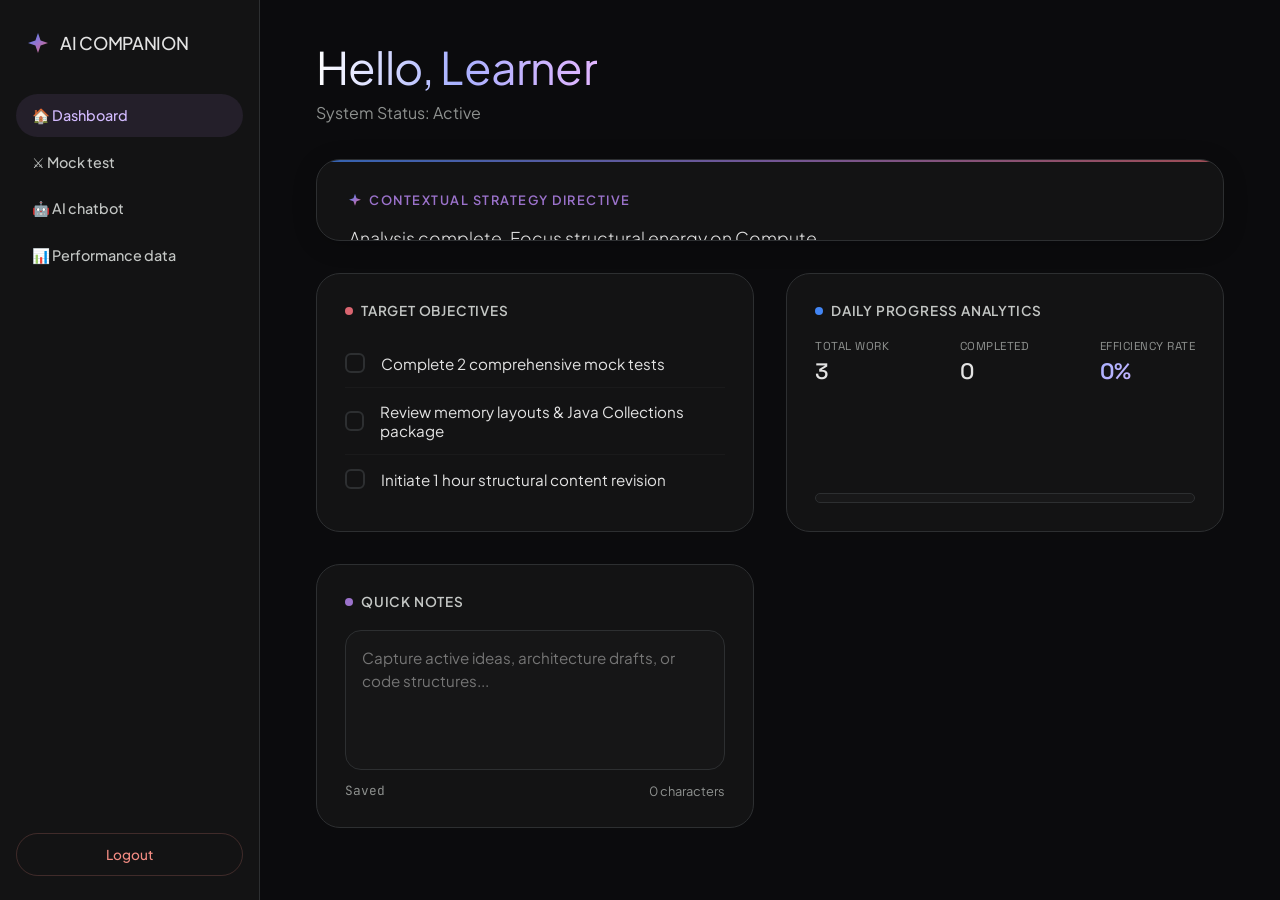
<file: templates/index.html>
<!DOCTYPE html>
<html lang="en">
<head>
<meta charset="UTF-8">
<meta name="viewport" content="width=device-width, initial-scale=1.0">
<title>Gemini Advanced | Neural Expressive Workspace</title>

<link href="https://fonts.googleapis.com/css2?family=Space+Grotesk:wght@400;500;600&family=Plus+Jakarta+Sans:wght@300;400;500;600;700&family=JetBrains+Mono&display=swap" rel="stylesheet">

<style>
:root {
    /* ── GEMINI OFFICIAL SPECTRUM ── */
    --gemini-blue: #4285f4;
    --gemini-purple: #9b72cb;
    --gemini-pink: #d96570;
    --gemini-live-green: #34a853;
    
    /* ── GOOGLE OBSIDIAN DEEP LAYOUT ── */
    --bg-main: #0b0b0d;         
    --bg-surface: #131314;      
    --bg-card: #1e1f20;         
    
    /* ── TEXT & BORDERS ── */
    --text-primary: #e3e3e3;
    --text-secondary: #c4c7c5;
    --text-muted: #8e918f;
    --border-subtle: #2d2f31;
}

* { margin: 0; padding: 0; box-sizing: border-box; }

body {
    background-color: var(--bg-main);
    color: var(--text-primary);
    font-family: 'Plus Jakarta Sans', sans-serif;
    height: 100vh;
    display: flex;
    overflow: hidden;
}

/* ── SIDEBAR SYSTEM ── */
.sidebar {
    width: 260px;
    background-color: var(--bg-surface);
    border-right: 1px solid var(--border-subtle);
    padding: 24px 16px;
    display: flex;
    flex-direction: column;
    justify-content: space-between;
    z-index: 10;
    flex-shrink: 0;
}

.brand-wrapper {
    display: flex;
    align-items: center;
    gap: 12px;
    padding: 8px 12px;
}

.gemini-star {
    width: 20px;
    height: 20px;
    background: linear-gradient(135deg, var(--gemini-blue), var(--gemini-purple), var(--gemini-pink));
    clip-path: polygon(50% 0%, 63% 37%, 100% 50%, 63% 63%, 50% 100%, 37% 63%, 0% 50%, 37% 37%);
    animation: gentleRotate 8s infinite linear;
}

@keyframes gentleRotate {
    0% { transform: scale(1) rotate(0deg); }
    50% { transform: scale(1.05) rotate(180deg); }
    100% { transform: scale(1) rotate(360deg); }
}

.brand-title {
    font-size: 1.1rem;
    font-weight: 500;
    letter-spacing: -0.3px;
    color: var(--text-primary);
}

.nav-group {
    display: flex;
    flex-direction: column;
    gap: 4px;
    margin-top: 32px;
    flex-grow: 1;
}

.nav-item {
    display: flex;
    align-items: center;
    padding: 12px 16px;
    color: var(--text-secondary);
    text-decoration: none;
    font-size: 0.9rem;
    font-weight: 500;
    border-radius: 100px;
    transition: background 0.2s, color 0.2s;
}

.nav-item:hover {
    background-color: rgba(255, 255, 255, 0.04);
    color: var(--text-primary);
}

.nav-item.active {
    background-color: rgba(155, 114, 193, 0.12);
    color: #d3bbff;
}

.logout-btn {
    padding: 12px 16px;
    color: #f28b82;
    text-decoration: none;
    font-size: 0.85rem;
    font-weight: 500;
    border-radius: 100px;
    transition: background 0.2s;
    text-align: center;
    border: 1px solid rgba(242, 139, 130, 0.2);
    cursor: pointer;
}

.logout-btn:hover {
    background-color: rgba(242, 139, 130, 0.08);
}

/* ── MAIN CONTAINER LAYOUT ── */
.workspace-container {
    flex-grow: 1;
    padding: 40px 56px;
    overflow-y: auto;
    position: relative;
    display: flex;
    flex-direction: column;
}

.workspace-header {
    margin-bottom: 36px;
    display: flex;
    justify-content: space-between;
    align-items: flex-start;
}

.workspace-header h1 {
    font-size: 2.8rem;
    font-weight: 400;
    letter-spacing: -0.8px;
    line-height: 1.2;
    background: linear-gradient(90deg, #ffffff, #a8b1ff, #e2b6ff);
    -webkit-background-clip: text;
    -webkit-text-fill-color: transparent;
}

.workspace-header p {
    font-size: 1rem;
    color: var(--text-muted);
    margin-top: 8px;
}

/* ── DYNAMIC GENERATIVE FIELD ── */
.ai-stream-panel {
    background-color: var(--bg-surface);
    border: 1px solid var(--border-subtle);
    border-radius: 24px;
    padding: 32px;
    margin-bottom: 32px;
    position: relative;
    overflow: hidden;
    box-shadow: 0 4px 24px rgba(0, 0, 0, 0.2);
}

.ai-stream-panel::before {
    content: '';
    position: absolute;
    top: 0; left: 0; right: 0;
    height: 2px;
    background: linear-gradient(90deg, var(--gemini-blue), var(--gemini-purple), var(--gemini-pink));
    opacity: 0.7;
}

.stream-title {
    font-size: 0.8rem;
    color: #9b72cb;
    text-transform: uppercase;
    letter-spacing: 1.5px;
    font-weight: 600;
    margin-bottom: 16px;
    display: flex;
    align-items: center;
    gap: 8px;
}

.stream-output {
    font-size: 1.1rem;
    line-height: 1.6;
    color: var(--text-primary);
    font-weight: 300;
    min-height: 52px;
}

/* ── SYSTEM MATRIX SECTION GRID ── */
.content-grid {
    display: grid;
    grid-template-columns: repeat(2, 1fr);
    gap: 32px;
    margin-bottom: 32px;
}

.workspace-card {
    background-color: var(--bg-surface);
    border: 1px solid var(--border-subtle);
    border-radius: 24px;
    padding: 28px;
    display: flex;
    flex-direction: column;
    transition: border-color 0.3s, box-shadow 0.3s;
}

.workspace-card:hover {
    border-color: rgba(155, 114, 193, 0.25);
    box-shadow: 0 8px 32px rgba(0, 0, 0, 0.3);
}

.card-heading {
    font-size: 0.85rem;
    font-weight: 600;
    color: var(--text-secondary);
    letter-spacing: 0.8px;
    margin-bottom: 20px;
    text-transform: uppercase;
    display: flex;
    align-items: center;
    gap: 8px;
}

/* Core Checkbox Rows */
.task-row {
    display: flex;
    align-items: center;
    gap: 16px;
    padding: 14px 0;
    border-bottom: 1px solid rgba(255, 255, 255, 0.03);
}
.task-row:last-child { border-bottom: none; }

.task-row input[type="checkbox"] {
    appearance: none;
    width: 20px;
    height: 20px;
    border: 2px solid var(--border-subtle);
    border-radius: 6px;
    outline: none;
    cursor: pointer;
    position: relative;
    transition: all 0.2s;
}

.task-row input[type="checkbox"]:checked {
    background-color: var(--gemini-blue);
    border-color: var(--gemini-blue);
    box-shadow: 0 0 8px rgba(66, 133, 244, 0.4);
}

.task-row input[type="checkbox"]:checked::after {
    content: '✓';
    position: absolute;
    color: white;
    font-size: 0.8rem;
    top: 50%; left: 50%;
    transform: translate(-50%, -50%);
}

.task-text { 
    font-size: 0.95rem; 
    color: var(--text-primary); 
    transition: color 0.2s;
}

.task-row input[type="checkbox"]:checked ~ .task-text {
    color: var(--text-muted);
    text-decoration: line-through rgba(255, 255, 255, 0.15);
}

/* ── FEATURE 1: PROGRESS TRACKER UNIQUE MODULES ── */
.analytics-metrics {
    display: flex;
    justify-content: space-between;
    margin-bottom: 18px;
    font-family: 'Space Grotesk', sans-serif;
    gap: 12px;
}

.metric-item {
    display: flex;
    flex-direction: column;
    gap: 4px;
}

.metric-lbl {
    font-size: 0.72rem;
    text-transform: uppercase;
    color: var(--text-muted);
    letter-spacing: 0.5px;
}

.metric-val {
    font-size: 1.4rem;
    font-weight: 500;
    color: var(--text-primary);
}

#progressPercentage {
    background: linear-gradient(135deg, #a8b1ff, #e2b6ff);
    -webkit-background-clip: text;
    -webkit-text-fill-color: transparent;
    font-weight: 600;
}

.progress-track-wrapper {
    background: rgba(255, 255, 255, 0.02);
    border-radius: 100px;
    height: 10px;
    width: 100%;
    overflow: hidden;
    border: 1px solid var(--border-subtle);
    margin-top: auto;
}

.progress-track-fill {
    height: 100%;
    width: 0%;
    background: linear-gradient(90deg, var(--gemini-blue), var(--gemini-purple), var(--gemini-pink));
    border-radius: 100px;
    transition: width 0.6s cubic-bezier(0.4, 0, 0.2, 1);
}

/* ── FEATURE 4: QUICK NOTES UNIQUE MODULES ── */
.notes-container {
    display: flex;
    flex-direction: column;
    flex-grow: 1;
    gap: 12px;
}

.notes-textarea {
    width: 100%;
    min-height: 140px;
    flex-grow: 1;
    background-color: rgba(255, 255, 255, 0.01);
    border: 1px solid var(--border-subtle);
    border-radius: 16px;
    padding: 16px;
    color: var(--text-primary);
    font-family: inherit;
    font-size: 0.95rem;
    line-height: 1.5;
    resize: none;
    outline: none;
    transition: border-color 0.3s, box-shadow 0.3s;
}

.notes-textarea:focus {
    border-color: var(--gemini-purple);
    box-shadow: 0 0 16px rgba(155, 114, 203, 0.15);
    background-color: rgba(255, 255, 255, 0.02);
}

.notes-footer {
    display: flex;
    justify-content: space-between;
    align-items: center;
    font-size: 0.8rem;
    color: var(--text-muted);
}

.save-status {
    font-family: 'JetBrains Mono', monospace;
    display: flex;
    align-items: center;
    gap: 6px;
    transition: color 0.3s;
}

.save-status.saving { color: var(--gemini-pink); }
.save-status.saved { color: var(--gemini-live-green); }

/* ── RESPONSIVE ADAPTATIONS & MOBILE NAVIGATION SYSTEM ── */
@media(max-width: 1050px) {
    body {
        flex-direction: column;
        overflow-x: hidden;
    }

    .sidebar {
        width: 100%;
        height: auto;
        padding: 16px 24px;
        border-right: none;
        border-bottom: 1px solid var(--border-subtle);
        flex-direction: row;
        align-items: center;
    }

    .nav-group {
        flex-direction: row;
        margin-top: 0;
        gap: 8px;
        flex-grow: 0;
        overflow-x: auto;
        padding-bottom: 4px;
        /* Hide scrollbars */
        -ms-overflow-style: none;
        scrollbar-width: none;
    }
    
    .nav-group::-webkit-scrollbar {
        display: none;
    }

    .nav-item {
        padding: 8px 16px;
        white-space: nowrap;
        font-size: 0.85rem;
    }

    .logout-btn {
        display: inline-block; /* Changed from none to show on tablets */
        padding: 8px 16px;
        font-size: 0.85rem;
        white-space: nowrap;
    }

    .workspace-container {
        padding: 24px;
    }

    .content-grid {
        grid-template-columns: 1fr;
        gap: 24px;
    }
}

@media(max-width: 680px) {
    .sidebar {
        flex-direction: column;
        gap: 16px;
        align-items: flex-start;
        padding: 16px;
    }

    .top-structure {
        display: flex;
        flex-direction: column;
        gap: 12px;
        width: 100%;
    }

    .nav-group {
        width: 100%;
        justify-content: flex-start;
    }

    .logout-btn {
        display: block;
        width: 100%; /* Spans full width on mobile view for easy interaction */
        padding: 10px 16px;
    }

    .workspace-container {
        padding: 16px;
    }

    .workspace-header h1 {
        font-size: 2.2rem;
    }

    .ai-stream-panel {
        padding: 20px;
    }

    .stream-output {
        font-size: 1rem;
    }
}
</style>
</head>
<body>

    <nav class="sidebar">
        <div class="top-structure">
            <div class="brand-wrapper">
                <div class="gemini-star"></div>
                <div class="brand-title">AI COMPANION</div>
            </div>
            
            <div class="nav-group">
                <a href="#" class="nav-item active">🏠 Dashboard</a>
                <a href="/mocktest" class="nav-item">⚔ Mock test</a>
                <a href="/mentor" class="nav-item">🤖 AI chatbot</a>
                <a href="/performance" class="nav-item">📊 Performance data</a>
            </div>
        </div>

        <div onclick="logoutUser()" class="logout-btn">Logout</div>
    </nav>

    <main class="workspace-container">
        
        <header class="workspace-header">
            <div>
                <h1 id="greeting">Hello, Learner</h1>
                <p id="systemPulse">System Status: Active</p>
            </div>
        </header>

        <section class="ai-stream-panel">
            <div class="stream-title">
                <span class="gemini-star" style="width:12px; height:12px; animation-duration:4s;"></span>
                Contextual Strategy Directive
            </div>
            <div class="stream-output" id="aiInsight"></div>
        </section>

        <section class="content-grid">
            
            <div class="workspace-card">
                <div class="card-heading">
                    <span style="width: 8px; height: 8px; border-radius: 50%; background-color: var(--gemini-pink);"></span>
                    Target Objectives
                </div>
                
                <div class="task-row">
                    <input type="checkbox" class="goal" id="g1">
                    <span class="task-text">Complete 2 comprehensive mock tests</span>
                </div>
                <div class="task-row">
                    <input type="checkbox" class="goal" id="g2">
                    <span class="task-text">Review memory layouts & Java Collections package</span>
                </div>
                <div class="task-row">
                    <input type="checkbox" class="goal" id="g3">
                    <span class="task-text">Initiate 1 hour structural content revision</span>
                </div>
            </div>

            <div class="workspace-card">
                <div class="card-heading">
                    <span style="width: 8px; height: 8px; border-radius: 50%; background-color: var(--gemini-blue);"></span>
                    Daily Progress Analytics
                </div>
                <div class="analytics-metrics">
                    <div class="metric-item">
                        <span class="metric-lbl">Total Work</span>
                        <span class="metric-val" id="totalTasks">3</span>
                    </div>
                    <div class="metric-item">
                        <span class="metric-lbl">Completed</span>
                        <span class="metric-val" id="completedTasks">0</span>
                    </div>
                    <div class="metric-item">
                        <span class="metric-lbl">Efficiency Rate</span>
                        <span class="metric-val" id="progressPercentage">0%</span>
                    </div>
                </div>
                <div class="progress-track-wrapper">
                    <div class="progress-track-fill" id="progressBar"></div>
                </div>
            </div>

            <div class="workspace-card" style="grid-column: span 1;">
                <div class="card-heading">
                    <span style="width: 8px; height: 8px; border-radius: 50%; background-color: var(--gemini-purple);"></span>
                    Quick Notes
                </div>
                <div class="notes-container">
                    <textarea class="notes-textarea" id="quickNotesInput" placeholder="Capture active ideas, architecture drafts, or code structures..."></textarea>
                    <div class="notes-footer">
                        <span class="save-status" id="saveStatus">Saved</span>
                        <span class="char-count" id="charCounter">0 characters</span>
                    </div>
                </div>
            </div>

        </section>

    </main>

<script>
function logoutUser() {
    window.location.href = "/logout";
}

// ── STATE VARIABLES & CONFIGS ──
let typewriterTimer = null;
let saveDebounceTimeout = null;
let currentLoadedCount = -1; 

// Structured recommendations map linked to completion numbers
const recommendationsMap = {
    0: "Analysis complete. Focus structural energy on Computer Networks and routing structures today. Recent diagnostic metrics indicate sub-optimal retention rates within complex data protocols.",
    1: "Dynamic change processed. Initial momentum registered. Prioritize the review of your Database Management System (DBMS) architecture blocks before attempting deep-level simulation models.",
    2: "Excellent progress matrix observed. Memory nodes show high optimization levels. Proceed directly with deep validation patterns across your advanced Java Utility layouts.",
    3: "Complete architectural integration reached. All targeted daily benchmarks have been parsed cleanly. Ready for complex system deployments or active runtime optimizations."
};

// ── UNIQUE LOGIC 5: EXTENDED TYPEWRITER ENGINE ──
function triggerAIInsightUpdate(completedCount) {
    const outputElement = document.getElementById("aiInsight");
    if (!outputElement) return;
    
    const rawTargetText = recommendationsMap[completedCount] || recommendationsMap[0];
    
    if (typewriterTimer) {
        clearInterval(typewriterTimer);
    }
    
    outputElement.textContent = "";
    let localIndex = 0;
    
    typewriterTimer = setInterval(() => {
        if (localIndex < rawTargetText.length) {
            outputElement.textContent += rawTargetText.charAt(localIndex);
            localIndex++;
        } else {
            clearInterval(typewriterTimer);
            typewriterTimer = null;
        }
    }, 20);
}

// ── UNIQUE LOGIC 1: TRACKER ENGINE ──
function recalculateDashboardState() {
    const checkboxes = document.querySelectorAll(".goal");
    const total = checkboxes.length;
    let completed = 0;
    
    checkboxes.forEach((box) => {
        if (box.checked) completed++;
    });
    
    const percentage = total > 0 ? Math.round((completed / total) * 100) : 0;
    
    // UI assignments for Metrics Engine
    document.getElementById("totalTasks").textContent = total;
    document.getElementById("completedTasks").textContent = completed;
    document.getElementById("progressPercentage").textContent = `${percentage}%`;
    document.getElementById("progressBar").style.width = `${percentage}%`;
    
    // Check if configuration counts changed to safely trigger typewriter engine
    if (currentLoadedCount !== completed) {
        currentLoadedCount = completed;
        triggerAIInsightUpdate(completed);
    }
}

// ── UNIQUE LOGIC 4: STICKY NOTES ENGINE WITH STORAGE ──
function initializeNotesEngine() {
    const textSpace = document.getElementById("quickNotesInput");
    const counter = document.getElementById("charCounter");
    const indicator = document.getElementById("saveStatus");
    
    if (!textSpace) return;
    
    const preservedNotes = localStorage.getItem("workspace_quick_notes") || "";
    textSpace.value = preservedNotes;
    counter.textContent = `${preservedNotes.length} character${preservedNotes.length === 1 ? '' : 's'}`;
    
    textSpace.addEventListener("input", (e) => {
        const length = e.target.value.length;
        counter.textContent = `${length} character${length === 1 ? '' : 's'}`;
        
        indicator.textContent = "Saving...";
        indicator.className = "save-status saving";
        
        clearTimeout(saveDebounceTimeout);
        saveDebounceTimeout = setTimeout(() => {
            localStorage.setItem("workspace_quick_notes", e.target.value);
            indicator.textContent = "Saved";
            indicator.className = "save-status saved";
        }, 600);
    });
}

// ── DOM SYSTEM INITIALIZATION ──
window.addEventListener("DOMContentLoaded", () => {
    // Phase 1: Initialize persistent input configurations
    document.querySelectorAll(".goal").forEach((box) => {
        box.checked = localStorage.getItem(box.id) === "true";
        
        box.onchange = () => {
            localStorage.setItem(box.id, box.checked);
            recalculateDashboardState();
        };
    });
    
    // Phase 2: Instantiate structural layout features
    initializeNotesEngine();
    recalculateDashboardState();
});
</script>
</body>
</html>
</file>
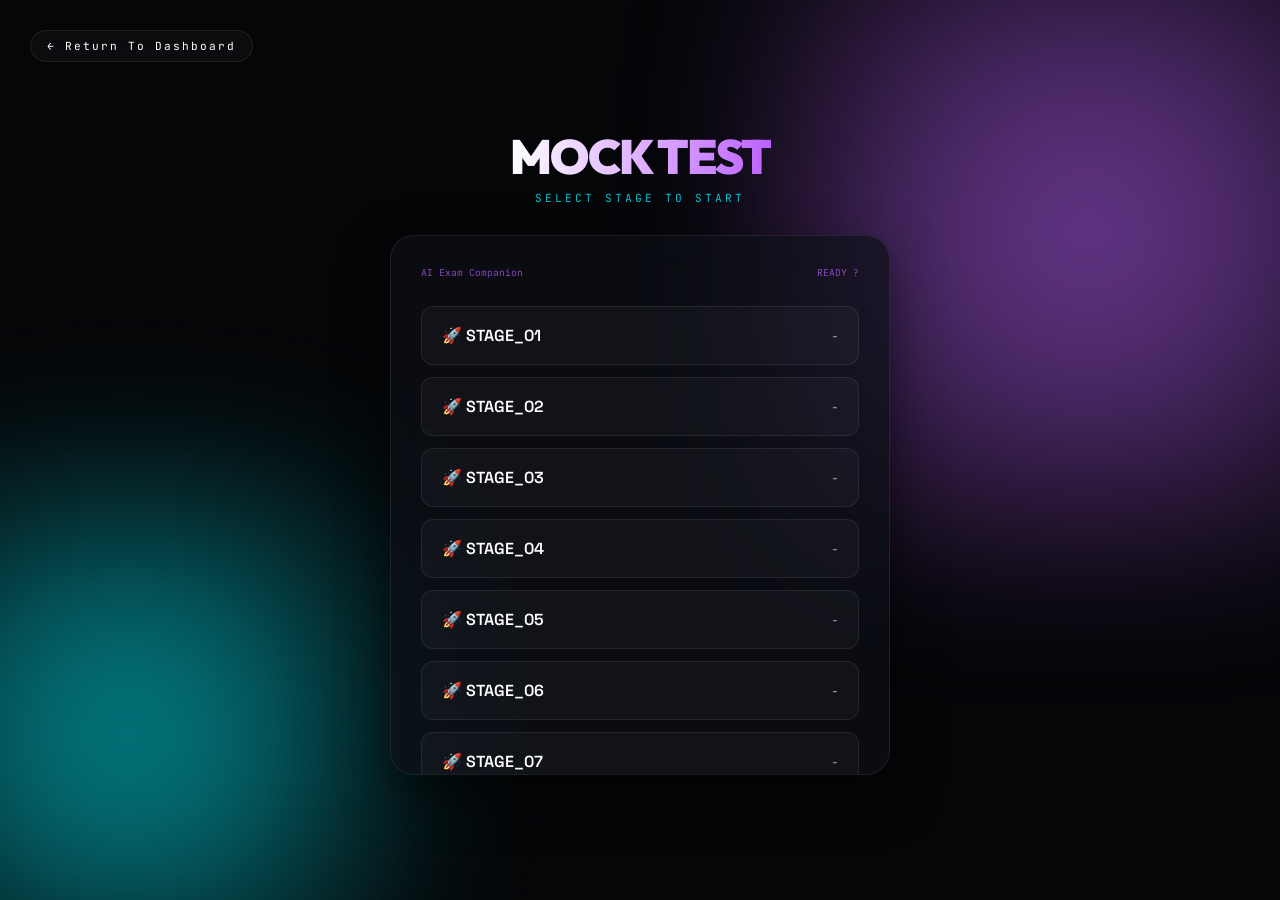
<file: templates/mocktest.html>
<!DOCTYPE html>
<html lang="en">
<head>
  <meta charset="UTF-8">
  <meta name="viewport" content="width=device-width, initial-scale=1.0, maximum-scale=1.0, user-scalable=no">
  <title>Mock Test - Stages | Nexus Terminal</title>

  <link href="https://fonts.googleapis.com/css2?family=Space+Grotesk:wght@300;500;700&family=Outfit:wght@100;400;600;900&family=JetBrains+Mono&display=swap" rel="stylesheet">

  <style>
    :root {
      --primary: #bc61ff;
      --accent: #00f2ff;
      --bg-main: #050608;
      --glass: rgba(13, 16, 23, 0.7);
      --border: rgba(255, 255, 255, 0.08);
    }

    * { margin: 0; padding: 0; box-sizing: border-box; -webkit-tap-highlight-color: transparent; }

    body {
      background: var(--bg-main);
      color: #fff;
      font-family: 'Outfit', sans-serif;
      min-height: 100vh;
      display: flex;
      flex-direction: column;
      justify-content: center;
      align-items: center;
      overflow: hidden;
      padding: 20px;
    }

    /* Ambient Background System */
    .ambient-bg { position: fixed; inset: 0; z-index: 0; overflow: hidden; }
    .ambient-glow-1, .ambient-glow-2 { position: absolute; filter: blur(80px); opacity: 0.6; }
    .ambient-glow-1 { top: -10%; right: -10%; width: 50vw; height: 50vw; background: radial-gradient(circle, var(--primary), transparent); animation: float 20s infinite alternate; }
    .ambient-glow-2 { bottom: -10%; left: -10%; width: 40vw; height: 40vw; background: radial-gradient(circle, var(--accent), transparent); animation: float 25s infinite alternate-reverse; }

    @keyframes float { 0% { transform: scale(1); } 100% { transform: scale(1.2); } }

    /* UI Components */
    .back-arrow {
      position: fixed; top: 30px; left: 30px; font-family: 'JetBrains Mono'; font-size: 0.7rem; color: #fff; cursor: pointer; z-index: 100; padding: 8px 16px; border: 1px solid var(--border); border-radius: 100px; background: rgba(255,255,255,0.03); backdrop-filter: blur(10px); letter-spacing: 2px;
    }

    h1 { font-size: 3rem; font-weight: 900; letter-spacing: -2px; text-transform: uppercase; background: linear-gradient(to right, #fff, var(--primary)); -webkit-background-clip: text; -webkit-text-fill-color: transparent; z-index: 5; margin-bottom: 5px; text-align: center; }
    .caption { font-family: 'JetBrains Mono'; font-size: 0.7rem; color: var(--accent); letter-spacing: 3px; margin-bottom: 30px; opacity: 0.8; z-index: 5; }

    .container {
      width: 100%;
      max-width: 500px;
      max-height: 60vh;
      background: var(--glass);
      backdrop-filter: blur(20px);
      border: 1px solid var(--border);
      border-radius: 24px;
      padding: 30px;
      display: flex;
      flex-direction: column;
      gap: 12px;
      overflow-y: auto;
      z-index: 5;
      box-shadow: 0 20px 50px rgba(0,0,0,0.5);
    }

    .terminal-header { font-family: 'JetBrains Mono'; font-size: 0.6rem; color: var(--primary); display: flex; justify-content: space-between; margin-bottom: 15px; opacity: 0.7; }

    .stage-box {
      width: 100%;
      padding: 18px 20px;
      background: rgba(255,255,255,0.03);
      border: 1px solid var(--border);
      border-radius: 12px;
      cursor: pointer;
      font-family: 'Space Grotesk', sans-serif;
      font-weight: 600;
      transition: all 0.3s ease;
      display: flex;
      justify-content: space-between;
      align-items: center;
    }

    .stage-box:hover {
      background: rgba(188, 97, 255, 0.15);
      border-color: var(--primary);
      transform: scale(1.02);
    }

    /* Scrollbar */
    .container::-webkit-scrollbar { width: 4px; }
    .container::-webkit-scrollbar-thumb { background: var(--primary); border-radius: 10px; }

    @media(max-width: 768px) {
      h1 { font-size: 2rem; }
      .container { max-height: 70vh; padding: 20px; }
      .back-arrow { top: 15px; left: 15px; }
    }
  </style>
</head>
<body>

  <div class="ambient-bg">
    <div class="ambient-glow-1"></div>
    <div class="ambient-glow-2"></div>
  </div>

  <div class="back-arrow" onclick="history.back()">← Return To Dashboard</div>

  <h1>MOCK TEST</h1>
  <div class="caption">SELECT STAGE TO START</div>

  <div class="container">
    <div class="terminal-header">
      <span>AI Exam Companion</span>
      <span>READY ?</span>
    </div>
    
    <!-- Iterative Stage Generation -->
    <script>
      for(let i = 1; i <= 10; i++) {
        const stage = i.toString().padStart(2, '0');
        document.write(`
          <div class="stage-box" onclick="location.href='/mocktest/stage/${i}'">
            <span>🚀 STAGE_${stage}</span>
            <small style="opacity:0.5">-</small>
          </div>
        `);
      }
    </script>
  </div>

</body>
</html>
</file>
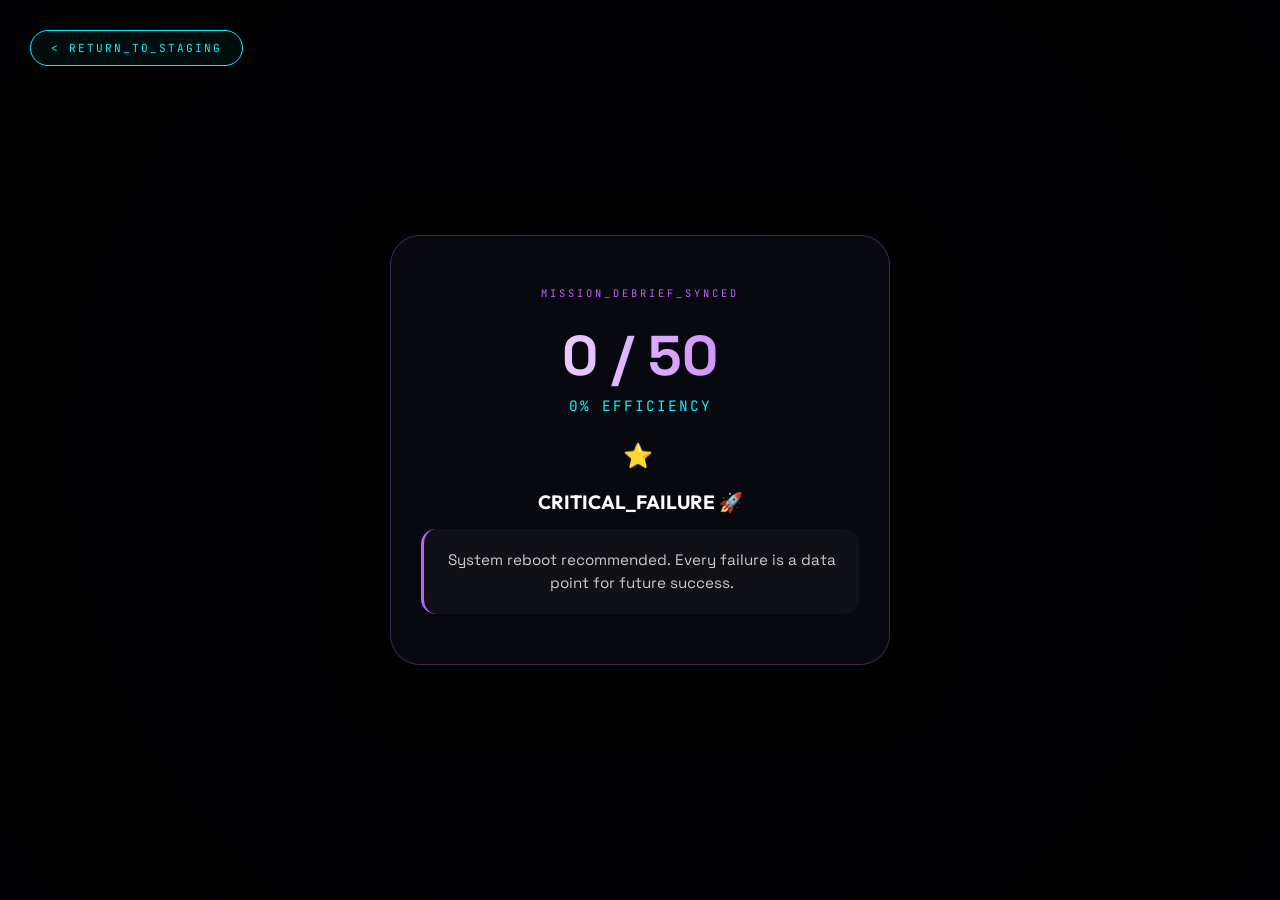
<file: templates/mocktest_result.html>
<!DOCTYPE html>
<html lang="en">
<head>
<meta charset="UTF-8">
<meta name="viewport" content="width=device-width, initial-scale=1.0">
<title>Mission Debrief | Nexus Terminal</title>

<link href="https://fonts.googleapis.com/css2?family=Space+Grotesk:wght@300;500;700&family=Outfit:wght@100;400;600;900&family=JetBrains+Mono&display=swap" rel="stylesheet">

<style>
:root {
    --primary: #bc61ff;
    --accent: #00f2ff;
    --primary-glow: rgba(188, 97, 255, 0.4);
    --bg-dark: #010103;
    --glass: rgba(10, 10, 18, 0.85);
    --border: rgba(188, 97, 255, 0.3);
}

* { margin: 0; padding: 0; box-sizing: border-box; }

body {
    background: var(--bg-dark);
    color: #fff;
    font-family: 'Outfit', sans-serif;
    min-height: 100vh;
    width: 100%;
    display: flex;
    justify-content: center;
    align-items: center;
    position: relative;
    padding: 20px;
}

/* --- NEURAL ENGINE BACKGROUND --- */
.video-container {
    position: fixed;
    inset: 0;
    z-index: -2;
    overflow: hidden;
}

video {
    width: 100%;
    height: 100%;
    object-fit: cover;
    filter: brightness(0.2) saturate(1.5) contrast(1.2);
}

.video-mask {
    position: absolute;
    inset: 0;
    background: radial-gradient(circle at center, transparent 0%, var(--bg-dark) 95%);
    z-index: -1;
}

/* --- NAVIGATION --- */
.back-arrow {
    position: absolute;
    top: 30px;
    left: 30px;
    font-family: 'JetBrains Mono';
    font-size: 0.7rem;
    color: var(--accent);
    cursor: pointer;
    z-index: 100;
    padding: 10px 20px;
    border: 1px solid var(--accent);
    border-radius: 50px;
    background: rgba(0, 242, 255, 0.05);
    backdrop-filter: blur(10px);
    transition: 0.3s;
    text-transform: uppercase;
    letter-spacing: 2px;
}

.back-arrow:hover {
    background: var(--accent);
    color: #000;
    box-shadow: 0 0 20px var(--accent);
}

/* --- RESULT CARD --- */
.result-card {
    background: var(--glass);
    backdrop-filter: blur(20px);
    border-radius: 30px;
    border: 1px solid var(--border);
    padding: 50px 30px;
    width: 100%;
    max-width: 500px;
    text-align: center;
    z-index: 1;
    box-shadow: 0 20px 50px rgba(0,0,0,0.8);
    animation: fadeInUp 0.8s cubic-bezier(0.175, 0.885, 0.32, 1.275) forwards;
}

@keyframes fadeInUp {
    from { opacity: 0; transform: translateY(30px); }
    to { opacity: 1; transform: translateY(0); }
}

.terminal-tag {
    font-family: 'JetBrains Mono';
    font-size: 0.65rem;
    color: var(--primary);
    text-transform: uppercase;
    letter-spacing: 3px;
    margin-bottom: 20px;
    display: block;
}

.score {
    font-family: 'Space Grotesk', sans-serif;
    font-size: 3.5rem;
    font-weight: 900;
    margin-bottom: 5px;
    background: linear-gradient(to right, #fff, var(--primary));
    -webkit-background-clip: text;
    -webkit-text-fill-color: transparent;
}

.percent {
    font-family: 'JetBrains Mono';
    font-size: 0.9rem;
    color: var(--accent);
    margin-bottom: 25px;
    letter-spacing: 2px;
    text-transform: uppercase;
}

.stars {
    font-size: 1.5rem;
    margin-bottom: 20px;
    letter-spacing: 5px;
}

.status {
    font-size: 1.2rem;
    font-weight: 700;
    margin-bottom: 15px;
    text-transform: uppercase;
}

.motivation {
    font-family: 'Space Grotesk', sans-serif;
    font-size: 0.95rem;
    color: #ccc;
    line-height: 1.5;
    padding: 20px;
    background: rgba(255,255,255,0.03);
    border-radius: 15px;
    border-left: 3px solid var(--primary);
}

/* Responsive adjustments */
@media(max-width: 600px) {
    .result-card { padding: 30px 20px; }
    .score { font-size: 2.8rem; }
    .back-arrow { top: 15px; left: 15px; font-size: 0.6rem; padding: 8px 15px; }
}
</style>
</head>

<body>

<div class="video-container">
    <video autoplay muted loop playsinline>
        <source src="https://assets.mixkit.co/videos/preview/mixkit-digital-animation-of-neural-network-nodes-and-connections-34444-large.mp4">
    </video>
    <div class="video-mask"></div>
</div>

<div class="back-arrow" onclick="history.back()">< RETURN_TO_STAGING</div>

<div class="result-card">
    <span class="terminal-tag">MISSION_DEBRIEF_SYNCED</span>
    
    <div class="score" id="scoreText">-- / --</div>
    <div class="percent" id="percentText">ANALYZING PERFORMANCE...</div>
    
    <div class="stars" id="starRating"></div>
    <div class="status" id="statusText">...</div>
    
    <div class="motivation" id="motivationText">
        Recalibrating neural nodes based on test results.
    </div>
</div>

<script>
const params = new URLSearchParams(window.location.search);
const scored = parseInt(params.get("score")) || 0;
const total = 50;
const percentage = Math.round((scored / total) * 100);

document.getElementById("scoreText").innerText = `${scored} / ${total}`;
document.getElementById("percentText").innerText = `${percentage}% EFFICIENCY`;

let stars = "", status = "", motivation = "";

if (percentage >= 80) {
    stars = "⭐⭐⭐⭐⭐";
    status = "OPTIMAL_LEVEL 🎯";
    motivation = "Elite performance detected. Your neural pathways are perfectly aligned.";
} else if (percentage >= 65) {
    stars = "⭐⭐⭐⭐";
    status = "STABLE_UPLINK 👍";
    motivation = "Strong execution. Minor recalibration required for total mastery.";
} else if (percentage >= 50) {
    stars = "⭐⭐⭐";
    status = "CORE_SYNCED 💪";
    motivation = "Baseline metrics met. Consistent training will unlock higher tiers.";
} else if (percentage >= 35) {
    stars = "⭐⭐";
    status = "WEAK_SIGNAL 📘";
    motivation = "Signal interference detected. Review core data packets and retry.";
} else {
    stars = "⭐";
    status = "CRITICAL_FAILURE 🚀";
    motivation = "System reboot recommended. Every failure is a data point for future success.";
}

document.getElementById("starRating").innerText = stars;
document.getElementById("statusText").innerText = status;
document.getElementById("motivationText").innerText = motivation;
</script>

</body>
</html>
</file>
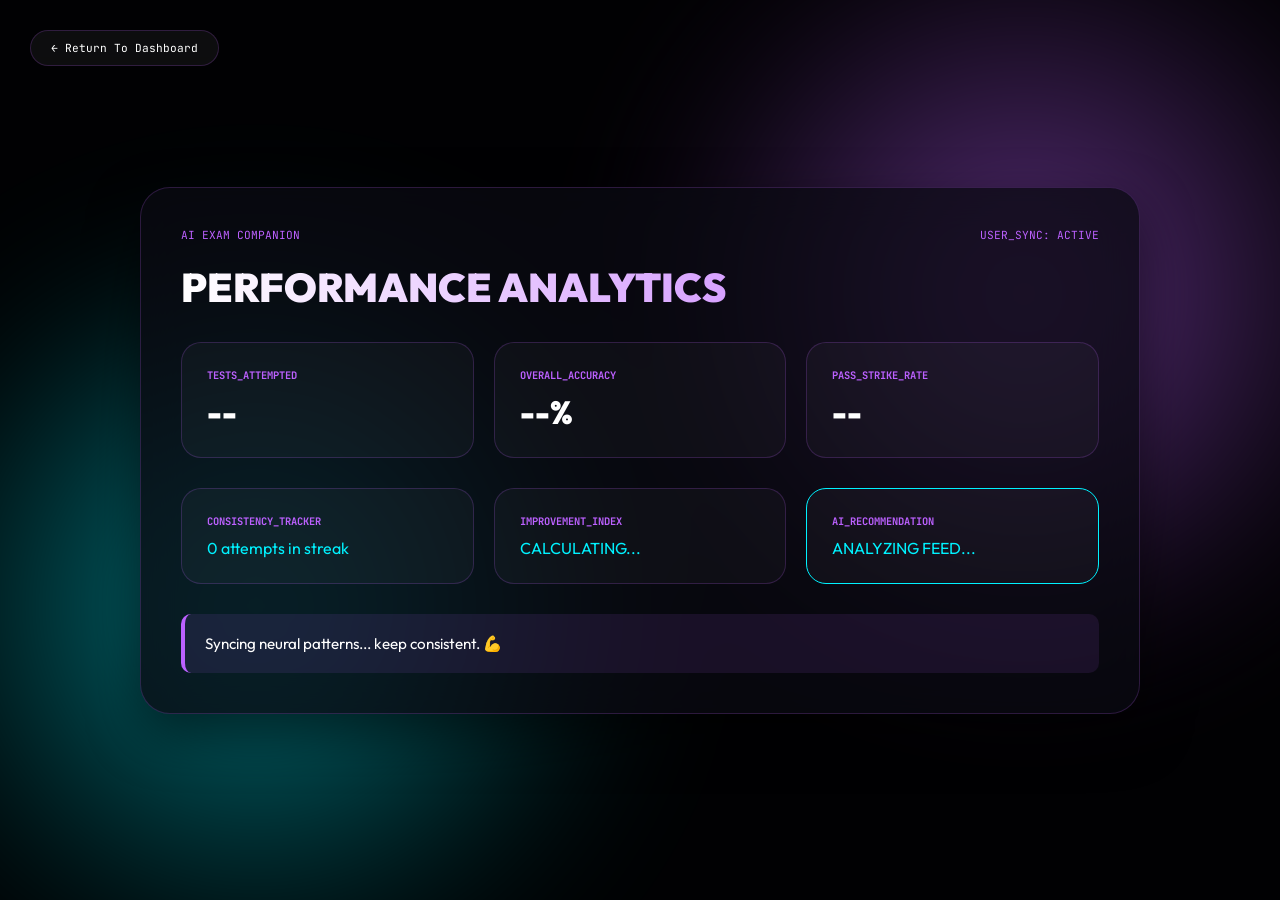
<file: templates/performance.html>
<!DOCTYPE html>
<html lang="en">
<head>
<meta charset="UTF-8">
<meta name="viewport" content="width=device-width, initial-scale=1.0">
<title>Performance Analytics | Nexus Terminal</title>

<link href="https://fonts.googleapis.com/css2?family=Space+Grotesk:wght@300;500;700&family=Outfit:wght@100;400;600;900&family=JetBrains+Mono&display=swap" rel="stylesheet">

<style>
:root {
    --primary: #bc61ff;
    --accent: #00f2ff;
    --primary-glow: rgba(188, 97, 255, 0.4);
    --bg-dark: #010103;
    --glass: rgba(10, 10, 18, 0.75);
    --border: rgba(188, 97, 255, 0.2);
}

* { margin: 0; padding: 0; box-sizing: border-box; }

body {
    background: var(--bg-dark);
    color: #fff;
    font-family: 'Outfit', sans-serif;
    min-height: 100vh;
    display: flex;
    justify-content: center;
    align-items: center;
    padding: 20px;
    overflow-x: hidden;
}

/* ── AMBIENT BACKGROUND ── */
.ambient-bg {
    position: fixed;
    inset: 0;
    pointer-events: none;
    z-index: 0;
    background: var(--bg-dark);
}

.ambient-glow-1, .ambient-glow-2 {
    position: absolute;
    width: 60vw;
    height: 60vw;
    filter: blur(80px);
    opacity: 0.5;
}

.ambient-glow-1 { top: -10%; right: -10%; background: radial-gradient(circle, var(--primary), transparent 70%); }
.ambient-glow-2 { bottom: -10%; left: -10%; background: radial-gradient(circle, var(--accent), transparent 70%); }

/* --- NAVIGATION --- */
.back-arrow {
    position: absolute;
    top: 30px;
    left: 30px;
    font-family: 'JetBrains Mono';
    font-size: 0.7rem;
    cursor: pointer;
    z-index: 100;
    padding: 10px 20px;
    border: 1px solid var(--border);
    border-radius: 50px;
    background: rgba(255,255,255,0.05);
    backdrop-filter: blur(10px);
}

/* --- MAIN CONTAINER --- */
.container {
    width: 100%;
    max-width: 1000px;
    background: var(--glass);
    backdrop-filter: blur(20px);
    border: 1px solid var(--border);
    border-radius: 30px;
    padding: 40px;
    z-index: 5;
    box-shadow: 0 20px 50px rgba(0,0,0,0.5);
}

.terminal-header { font-family: 'JetBrains Mono'; font-size: 0.7rem; color: var(--primary); display: flex; justify-content: space-between; margin-bottom: 20px; }

h1 { font-size: 2.5rem; font-weight: 900; margin-bottom: 30px; background: linear-gradient(to right, #fff, var(--primary)); -webkit-background-clip: text; -webkit-text-fill-color: transparent; }

/* --- GRIDS --- */
.summary-boxes, .features {
    display: grid;
    grid-template-columns: repeat(auto-fit, minmax(250px, 1fr));
    gap: 20px;
    margin-bottom: 30px;
}

.summary-card, .feature-card {
    background: rgba(255,255,255,0.03);
    border: 1px solid var(--border);
    border-radius: 20px;
    padding: 25px;
}

.summary-card h3, .feature-card h3 { font-family: 'JetBrains Mono'; font-size: 0.65rem; color: var(--primary); margin-bottom: 10px; }
.summary-card p { font-size: 2rem; font-weight: 900; }
.feature-card p { font-size: 1rem; color: var(--accent); }

.note { background: rgba(188, 97, 255, 0.1); border-left: 4px solid var(--primary); padding: 20px; border-radius: 10px; font-size: 0.95rem; }

/* --- RESPONSIVE ADJUSTMENTS --- */
@media(max-width: 600px) {
    .container { padding: 20px; border-radius: 20px; }
    h1 { font-size: 1.5rem; }
    .back-arrow { top: 15px; left: 15px; padding: 8px 15px; }
    .summary-card p { font-size: 1.5rem; }
}
</style>
</head>

<body>

<div class="ambient-bg">
    <div class="ambient-glow-1"></div>
    <div class="ambient-glow-2"></div>
</div>

<div class="back-arrow" onclick="history.back()">← Return To Dashboard</div>

<div class="container">
    <div class="terminal-header">
        <span>AI EXAM COMPANION</span>
        <span>USER_SYNC: ACTIVE</span>
    </div>

    <h1>PERFORMANCE ANALYTICS</h1>

    <div class="summary-boxes">
        <div class="summary-card">
            <h3>TESTS_ATTEMPTED</h3>
            <p id="total">--</p>
        </div>
        <div class="summary-card">
            <h3>OVERALL_ACCURACY</h3>
            <p id="accuracy">--%</p>
        </div>
        <div class="summary-card">
            <h3>PASS_STRIKE_RATE</h3>
            <p id="passed">--</p>
        </div>
    </div>

    <div class="features">
        <div class="feature-card">
            <h3>CONSISTENCY_TRACKER</h3>
            <p id="streak">0 attempts in streak</p>
        </div>
        <div class="feature-card">
            <h3>IMPROVEMENT_INDEX</h3>
            <p id="improvement">CALCULATING...</p>
        </div>
        <div class="feature-card" style="border-color: var(--accent);">
            <h3>AI_RECOMMENDATION</h3>
            <p id="recommendation">ANALYZING FEED...</p>
        </div>
    </div>

    <div class="note" id="motivationNote">
        Syncing neural patterns... keep consistent. 💪
    </div>
</div>

<script>
const data = {{ data | tojson }};

const totalTests = data.total_attempts || 0;
const overallAccuracy = data.overall_performance?.overall_accuracy || 0;

let passedTests = 0;
if(data.attempt_history?.length){
    passedTests = data.attempt_history.filter(a => a.score >= 50).length;
}

document.getElementById("total").innerText = totalTests;
document.getElementById("accuracy").innerText = overallAccuracy + "%";
document.getElementById("passed").innerText = passedTests;
document.getElementById("streak").innerText = "0 attempts in streak";

let improvement = 0;
if(data.attempt_history?.length > 1){
    const first = data.attempt_history[0].score;
    const last = data.attempt_history[data.attempt_history.length-1].score;
    improvement = last - first;
}

let recommendation = "Review fundamentals regularly.";
let weakSubjects = [];
for(let stage in data.stage_summary){
    weakSubjects = weakSubjects.concat(data.stage_summary[stage].weak_topics);
}
if(weakSubjects.length){
    recommendation = "Focus on: " + weakSubjects[0].toUpperCase();
}

document.getElementById("improvement").innerText = improvement >= 0 ? "+"+improvement+"% growth" : improvement+"% decline";
document.getElementById("recommendation").innerText = recommendation;

const noteEl = document.getElementById("motivationNote");
if(improvement > 10){
    noteEl.innerHTML = "<strong>SYSTEM STATUS:</strong> Fantastic progress. Improvement trajectory is optimal. 🚀";
}else if(improvement > 0){
    noteEl.innerHTML = "<strong>SYSTEM STATUS:</strong> Steady growth detected. Maintain current protocol. 💪";
}else if(improvement === 0){
    noteEl.innerHTML = "<strong>SYSTEM STATUS:</strong> Performance plateau. Increase training intensity. 📈";
}else{
    noteEl.innerHTML = "<strong>SYSTEM STATUS:</strong> Negative variance detected. Recalibrate and bounce back. 🔄";
}
</script>

</body>
</html>
</file>
